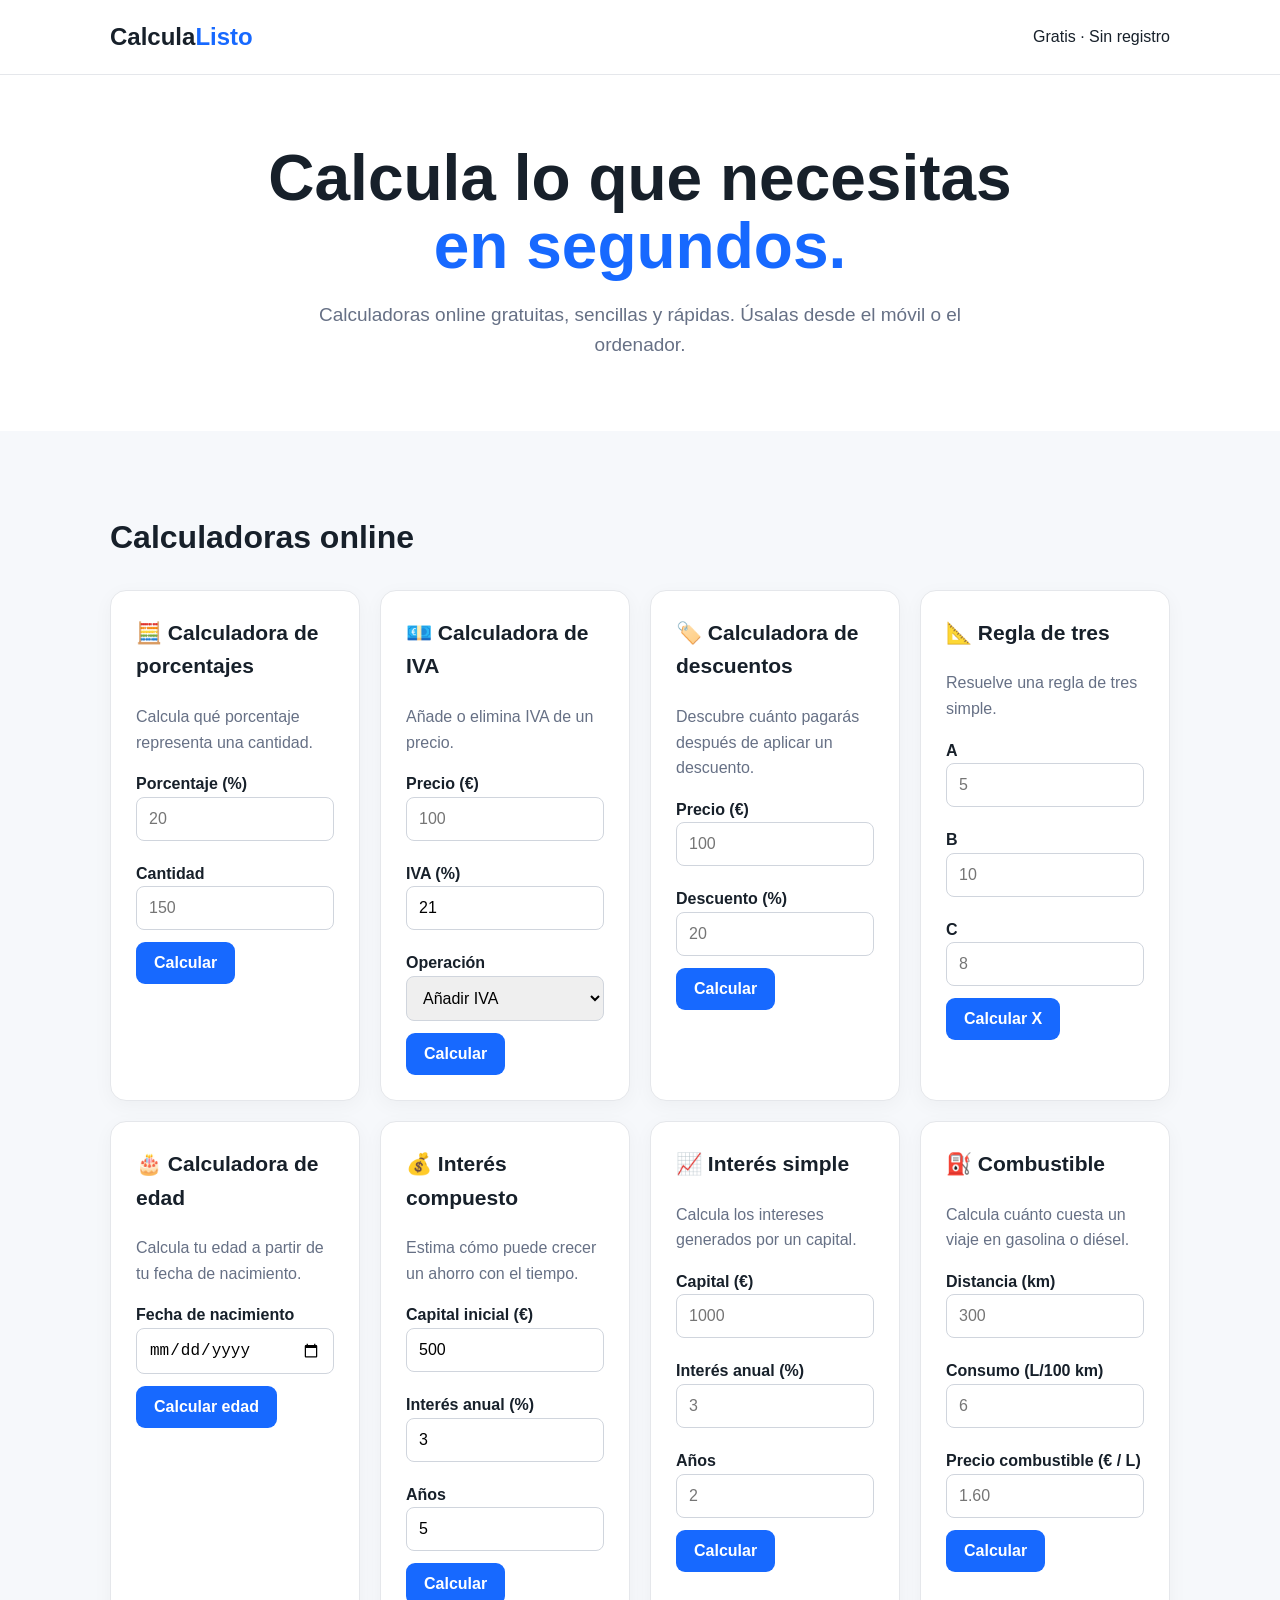
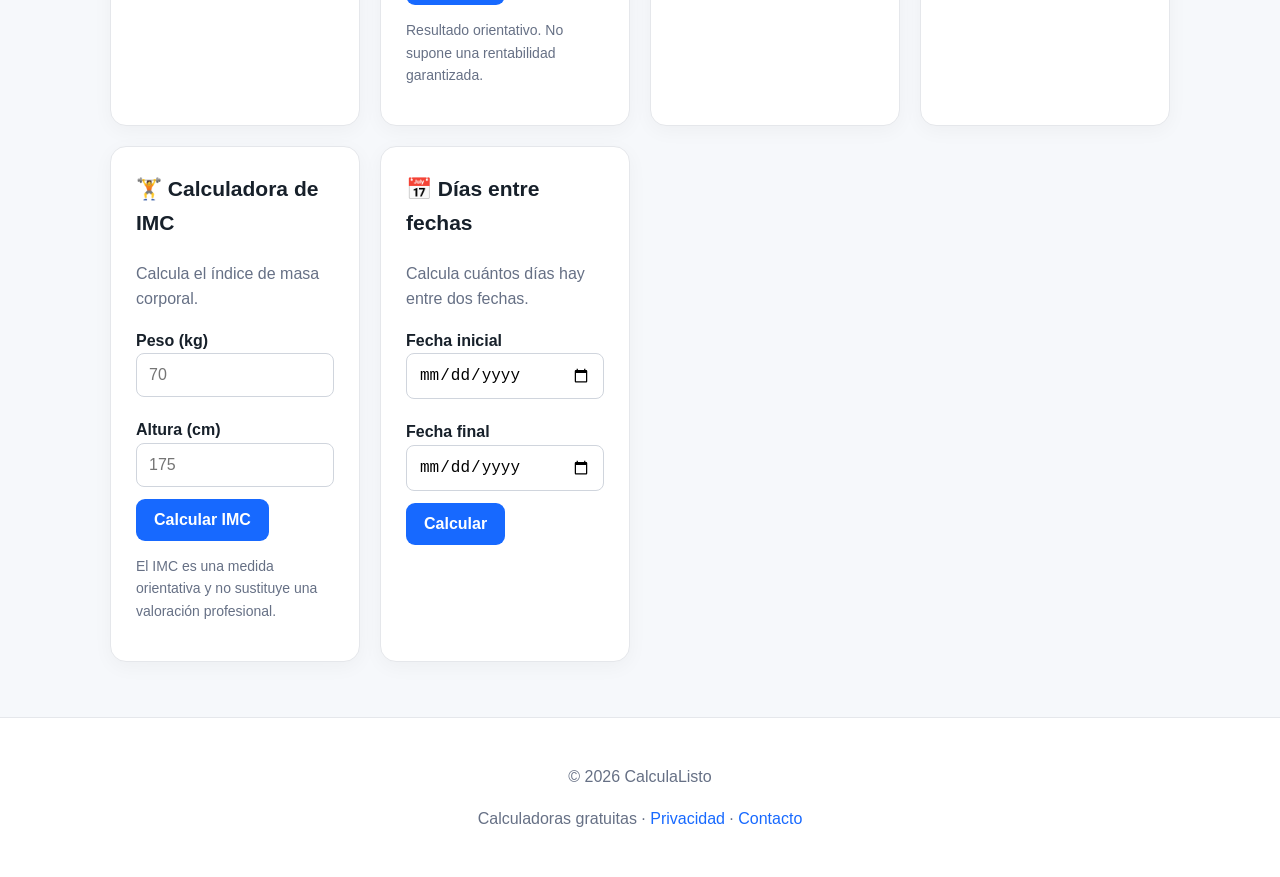
<file: index.html>
<!DOCTYPE html>
<html lang="es">
<head>
  <!-- Google tag (gtag.js) -->
<script async src="https://www.googletagmanager.com/gtag/js?id=G-GG8VCF73LH"></script>
<script>
  window.dataLayer = window.dataLayer || [];
  function gtag(){dataLayer.push(arguments);}
  gtag('js', new Date());

  gtag('config', 'G-GG8VCF73LH');
</script>
<meta charset="UTF-8">
<meta name="viewport" content="width=device-width, initial-scale=1.0">

<title>CalculaListo — Calculadoras online gratis</title>

<meta name="description" content="Calculadoras online gratis: porcentajes, IVA, descuentos, edad, IMC, combustible, interés compuesto y mucho más.">

<style>
*{box-sizing:border-box}

body{
margin:0;
font-family:Arial,sans-serif;
background:#f6f8fb;
color:#17202a;
line-height:1.6;
}

header{
background:white;
border-bottom:1px solid #e5e7eb;
position:sticky;
top:0;
z-index:10;
}

.nav{
max-width:1100px;
margin:auto;
padding:18px 20px;
display:flex;
justify-content:space-between;
align-items:center;
}

.logo{
font-size:24px;
font-weight:bold;
text-decoration:none;
color:#17202a;
}

.logo span{
color:#1769ff;
}

.hero{
background:white;
text-align:center;
padding:70px 20px;
}

.hero h1{
font-size:clamp(38px,7vw,64px);
line-height:1.05;
margin:0 0 20px;
}

.hero h1 span{
color:#1769ff;
}

.hero p{
max-width:650px;
margin:auto;
font-size:19px;
color:#667085;
}

.container{
max-width:1100px;
margin:auto;
padding:55px 20px;
}

h2{
font-size:32px;
}

.grid{
display:grid;
grid-template-columns:repeat(auto-fit,minmax(250px,1fr));
gap:20px;
}

.card{
background:white;
border:1px solid #e5e7eb;
border-radius:16px;
padding:25px;
box-shadow:0 5px 20px rgba(0,0,0,.04);
}

.card h3{
margin-top:0;
font-size:21px;
}

.card p{
color:#667085;
min-height:50px;
}

button{
background:#1769ff;
color:white;
border:0;
border-radius:9px;
padding:12px 18px;
font-size:16px;
font-weight:bold;
cursor:pointer;
}

input,select{
width:100%;
padding:12px;
border:1px solid #d0d5dd;
border-radius:8px;
font-size:16px;
margin-bottom:12px;
}

label{
font-weight:bold;
display:block;
margin-top:8px;
}

.result{
display:none;
margin-top:18px;
background:#eef5ff;
border-radius:10px;
padding:16px;
font-size:18px;
font-weight:bold;
}

footer{
background:white;
border-top:1px solid #e5e7eb;
text-align:center;
padding:30px 20px;
color:#667085;
}

footer a{
color:#1769ff;
text-decoration:none;
}

.tool{
scroll-margin-top:90px;
}

.small{
font-size:14px;
color:#667085;
}

@media(max-width:600px){
.nav{
padding:15px;
}

.hero{
padding:55px 20px;
}

.container{
padding:40px 15px;
}
}
</style>
</head>

<body>

<header>

<div class="nav">

<a class="logo" href="#">
Calcula<span>Listo</span>
</a>

<span>Gratis · Sin registro</span>

</div>

</header>


<section class="hero">

<h1>
Calcula lo que necesitas<br>
<span>en segundos.</span>
</h1>

<p>
Calculadoras online gratuitas, sencillas y rápidas.
Úsalas desde el móvil o el ordenador.
</p>

</section>


<main class="container">

<h2>Calculadoras online</h2>

<div class="grid">


<!-- PORCENTAJES -->

<div class="card tool">

<h3>🧮 Calculadora de porcentajes</h3>

<p>Calcula qué porcentaje representa una cantidad.</p>

<label>Porcentaje (%)</label>
<input id="porcentaje" type="number" placeholder="20">

<label>Cantidad</label>
<input id="cantidad" type="number" placeholder="150">

<button onclick="porcentajeCalc()">Calcular</button>

<div id="resultadoPorcentaje" class="result"></div>

</div>


<!-- IVA -->

<div class="card tool">

<h3>💶 Calculadora de IVA</h3>

<p>Añade o elimina IVA de un precio.</p>

<label>Precio (€)</label>
<input id="precioIVA" type="number" placeholder="100">

<label>IVA (%)</label>
<input id="tipoIVA" type="number" value="21">

<label>Operación</label>

<select id="operacionIVA">

<option value="añadir">
Añadir IVA
</option>

<option value="quitar">
Quitar IVA
</option>

</select>

<button onclick="ivaCalc()">Calcular</button>

<div id="resultadoIVA" class="result"></div>

</div>


<!-- DESCUENTO -->

<div class="card tool">

<h3>🏷️ Calculadora de descuentos</h3>

<p>Descubre cuánto pagarás después de aplicar un descuento.</p>

<label>Precio (€)</label>
<input id="precioDescuento" type="number" placeholder="100">

<label>Descuento (%)</label>
<input id="descuento" type="number" placeholder="20">

<button onclick="descuentoCalc()">Calcular</button>

<div id="resultadoDescuento" class="result"></div>

</div>


<!-- REGLA DE TRES -->

<div class="card tool">

<h3>📐 Regla de tres</h3>

<p>Resuelve una regla de tres simple.</p>

<label>A</label>
<input id="reglaA" type="number" placeholder="5">

<label>B</label>
<input id="reglaB" type="number" placeholder="10">

<label>C</label>
<input id="reglaC" type="number" placeholder="8">

<button onclick="reglaCalc()">Calcular X</button>

<div id="resultadoRegla" class="result"></div>

</div>


<!-- EDAD -->

<div class="card tool">

<h3>🎂 Calculadora de edad</h3>

<p>Calcula tu edad a partir de tu fecha de nacimiento.</p>

<label>Fecha de nacimiento</label>

<input id="fechaNacimiento" type="date">

<button onclick="edadCalc()">Calcular edad</button>

<div id="resultadoEdad" class="result"></div>

</div>


<!-- INTERÉS COMPUESTO -->

<div class="card tool">

<h3>💰 Interés compuesto</h3>

<p>Estima cómo puede crecer un ahorro con el tiempo.</p>

<label>Capital inicial (€)</label>
<input id="capital" type="number" value="500">

<label>Interés anual (%)</label>
<input id="interes" type="number" value="3">

<label>Años</label>
<input id="anos" type="number" value="5">

<button onclick="interesCalc()">Calcular</button>

<div id="resultadoInteres" class="result"></div>

<p class="small">
Resultado orientativo. No supone una rentabilidad garantizada.
</p>

</div>


<!-- INTERÉS SIMPLE -->

<div class="card tool">

<h3>📈 Interés simple</h3>

<p>Calcula los intereses generados por un capital.</p>

<label>Capital (€)</label>
<input id="capitalSimple" type="number" placeholder="1000">

<label>Interés anual (%)</label>
<input id="interesSimple" type="number" placeholder="3">

<label>Años</label>
<input id="anosSimple" type="number" placeholder="2">

<button onclick="simpleCalc()">Calcular</button>

<div id="resultadoSimple" class="result"></div>

</div>


<!-- COMBUSTIBLE -->

<div class="card tool">

<h3>⛽ Combustible</h3>

<p>Calcula cuánto cuesta un viaje en gasolina o diésel.</p>

<label>Distancia (km)</label>
<input id="distancia" type="number" placeholder="300">

<label>Consumo (L/100 km)</label>
<input id="consumo" type="number" placeholder="6">

<label>Precio combustible (€ / L)</label>
<input id="precioCombustible" type="number" placeholder="1.60">

<button onclick="combustibleCalc()">Calcular</button>

<div id="resultadoCombustible" class="result"></div>

</div>


<!-- IMC -->

<div class="card tool">

<h3>🏋️ Calculadora de IMC</h3>

<p>Calcula el índice de masa corporal.</p>

<label>Peso (kg)</label>
<input id="peso" type="number" placeholder="70">

<label>Altura (cm)</label>
<input id="altura" type="number" placeholder="175">

<button onclick="imcCalc()">Calcular IMC</button>

<div id="resultadoIMC" class="result"></div>

<p class="small">
El IMC es una medida orientativa y no sustituye una valoración profesional.
</p>

</div>


<!-- DIAS -->

<div class="card tool">

<h3>📅 Días entre fechas</h3>

<p>Calcula cuántos días hay entre dos fechas.</p>

<label>Fecha inicial</label>
<input id="fecha1" type="date">

<label>Fecha final</label>
<input id="fecha2" type="date">

<button onclick="diasCalc()">Calcular</button>

<div id="resultadoDias" class="result"></div>

</div>


</div>

</main>


<footer>

<p>
© 2026 CalculaListo
</p>

<p>
Calculadoras gratuitas ·
<a href="#">Privacidad</a> ·
<a href="#">Contacto</a>
</p>

</footer>


<script>


function numero(id){

return parseFloat(
document.getElementById(id).value
);

}


function dinero(numero){

return numero.toLocaleString(
'es-ES',
{
style:'currency',
currency:'EUR',
maximumFractionDigits:2
}
);


}


/* PORCENTAJE */

function porcentajeCalc(){

let p=numero('porcentaje');
let c=numero('cantidad');

let resultado=p*c/100;

mostrar(
'resultadoPorcentaje',
p+'% de '+c+' = '+resultado
);

}


/* IVA */

function ivaCalc(){

let precio=numero('precioIVA');
let iva=numero('tipoIVA')/100;

let operacion=
document.getElementById('operacionIVA').value;

let base;
let impuesto;
let total;

if(operacion==='añadir'){

base=precio;
impuesto=precio*iva;
total=precio+impuesto;

}else{

total=precio;
base=precio/(1+iva);
impuesto=precio-base;

}

mostrar(
'resultadoIVA',
'Base: '+dinero(base)+
'<br>IVA: '+dinero(impuesto)+
'<br>Total: '+dinero(total)
);

}


/* DESCUENTO */

function descuentoCalc(){

let precio=numero('precioDescuento');
let descuento=numero('descuento');

let ahorro=
precio*descuento/100;

let final=
precio-ahorro;

mostrar(
'resultadoDescuento',
'Ahorras: '+dinero(ahorro)+
'<br>Precio final: '+dinero(final)
);

}


/* REGLA DE TRES */

function reglaCalc(){

let a=numero('reglaA');
let b=numero('reglaB');
let c=numero('reglaC');

if(a===0){

mostrar(
'resultadoRegla',
'El valor A no puede ser 0.'
);

return;

}

let x=b*c/a;

mostrar(
'resultadoRegla',
'X = '+x
);

}


/* EDAD */

function edadCalc(){

let fecha=
document.getElementById(
'fechaNacimiento'
).value;

if(!fecha)return;

let nacimiento=
new Date(fecha+'T00:00:00');

let hoy=
new Date();

let edad=
hoy.getFullYear()-
nacimiento.getFullYear();

let mes=
hoy.getMonth()-
nacimiento.getMonth();

if(
mes<0 ||
(
mes===0 &&
hoy.getDate()<nacimiento.getDate()
)
){

edad--;

}

mostrar(
'resultadoEdad',
'Tienes aproximadamente '+edad+' años.'
);

}


/* INTERÉS COMPUESTO */

function interesCalc(){

let capital=numero('capital');

let interes=
numero('interes')/100;

let anos=
numero('anos');

let total=
capital*
Math.pow(
1+interes,
anos
);

let ganancia=
total-capital;

mostrar(
'resultadoInteres',
'Capital final: '+dinero(total)+
'<br>Ganancia estimada: '+dinero(ganancia)
);

}


/* INTERÉS SIMPLE */

function simpleCalc(){

let capital=
numero('capitalSimple');

let interes=
numero('interesSimple')/100;

let anos=
numero('anosSimple');

let ganancia=
capital*interes*anos;

let total=
capital+ganancia;

mostrar(
'resultadoSimple',
'Intereses: '+dinero(ganancia)+
'<br>Total: '+dinero(total)
);

}


/* COMBUSTIBLE */

function combustibleCalc(){

let distancia=
numero('distancia');

let consumo=
numero('consumo');

let precio=
numero('precioCombustible');

let litros=
distancia*consumo/100;

let coste=
litros*precio;

mostrar(
'resultadoCombustible',
'Combustible necesario: '+
litros.toFixed(2)+' L'+
'<br>Coste aproximado: '+
dinero(coste)
);

}


/* IMC */

function imcCalc(){

let peso=
numero('peso');

let altura=
numero('altura')/100;

if(altura<=0)return;

let imc=
peso/(altura*altura);

mostrar(
'resultadoIMC',
'Tu IMC es '+imc.toFixed(2)
);

}


/* DÍAS */

function diasCalc(){

let f1=
new Date(
document.getElementById('fecha1').value
);

let f2=
new Date(
document.getElementById('fecha2').value
);

if(
isNaN(f1) ||
isNaN(f2)
)return;

let diferencia=
Math.abs(f2-f1);

let dias=
Math.round(
diferencia/
(1000*60*60*24)
);

mostrar(
'resultadoDias',
'Hay '+dias+' días entre las fechas.'
);

}


/* MOSTRAR RESULTADO */

function mostrar(id,texto){

let elemento=
document.getElementById(id);

elemento.innerHTML=texto;

elemento.style.display='block';

}


</script>

</body>
</html>
</file>
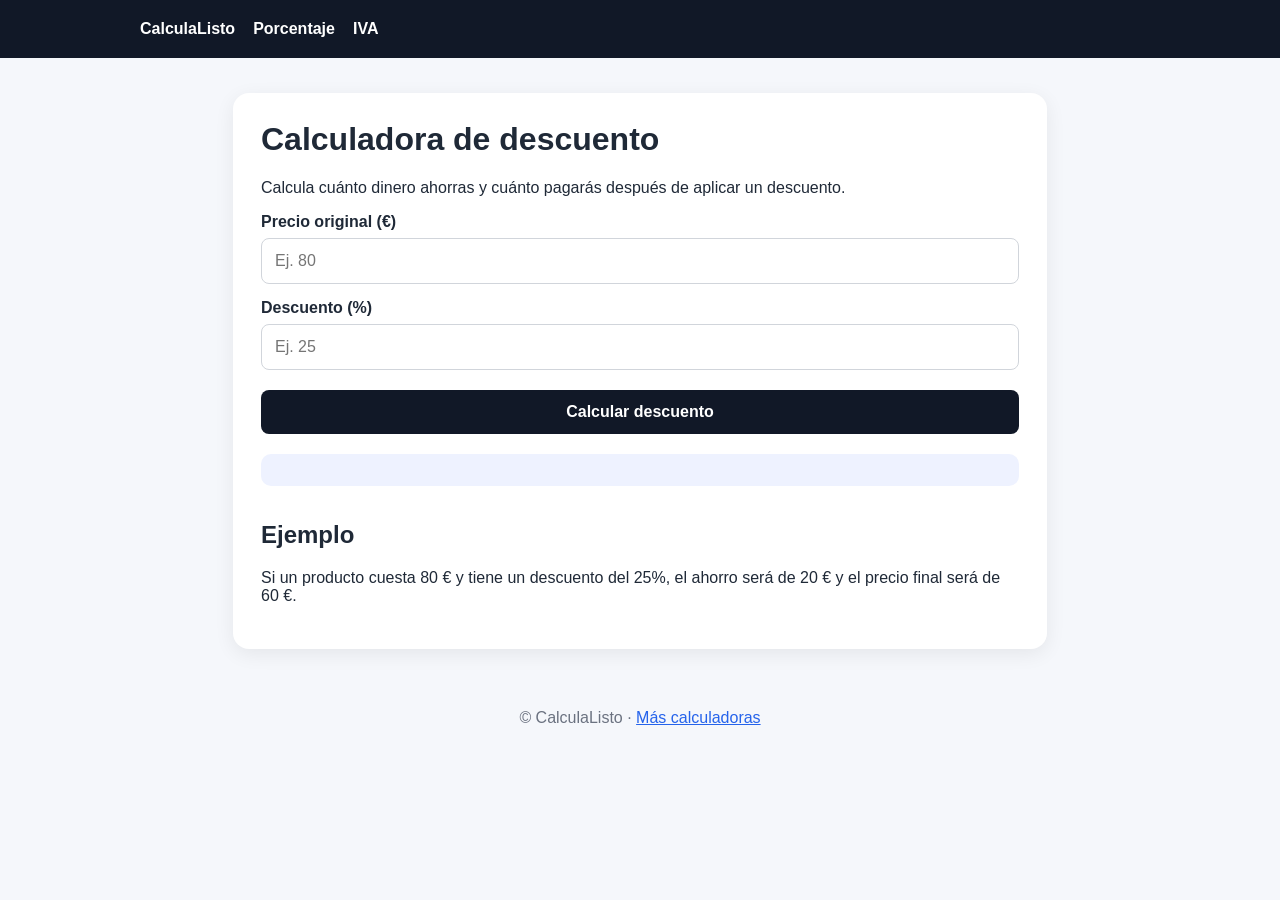
<file: calculadora-descuento.html>
<!DOCTYPE html>
<html lang="es">
<head>
<meta charset="UTF-8">
<meta name="viewport" content="width=device-width, initial-scale=1.0">

<title>Calculadora de Descuento | CalculaListo</title>

<meta name="description" content="Calculadora de descuentos online. Descubre cuánto ahorras y cuál es el precio final de un producto.">

<link rel="stylesheet" href="style.css">

<script async src="https://www.googletagmanager.com/gtag/js?id=G-GG8VCF73LH"></script>
<script>
window.dataLayer=window.dataLayer||[];
function gtag(){dataLayer.push(arguments);}
gtag('js',new Date());
gtag('config','G-GG8VCF73LH');
</script>
</head>

<body>

<header>
<nav>
<a href="index.html">CalculaListo</a>
<a href="calculadora-porcentaje.html">Porcentaje</a>
<a href="calculadora-iva.html">IVA</a>
</nav>
</header>

<div class="container">

<div class="card">

<h1>Calculadora de descuento</h1>

<p>Calcula cuánto dinero ahorras y cuánto pagarás después de aplicar un descuento.</p>

<label>Precio original (€)</label>
<input id="precio" type="number" step="any" placeholder="Ej. 80">

<label>Descuento (%)</label>
<input id="descuento" type="number" step="any" placeholder="Ej. 25">

<button onclick="calcular()">Calcular descuento</button>

<div id="resultado" class="resultado"></div>

<h2>Ejemplo</h2>

<p>
Si un producto cuesta 80 € y tiene un descuento del 25%, el ahorro será de 20 € y el precio final será de 60 €.
</p>

</div>

</div>

<footer>
© CalculaListo · <a href="index.html">Más calculadoras</a>
</footer>

<script>
function calcular() {

const precio = Number(document.getElementById("precio").value);
const descuento = Number(document.getElementById("descuento").value);

if (!Number.isFinite(precio) || !Number.isFinite(descuento)) {
document.getElementById("resultado").textContent = "Introduce los valores.";
return;
}

const ahorro = precio * descuento / 100;
const final = precio - ahorro;

document.getElementById("resultado").textContent =
"Ahorro: " + ahorro.toFixed(2) +
" € · Precio final: " + final.toFixed(2) + " €";
}
</script>

</body>
</html>
</file>
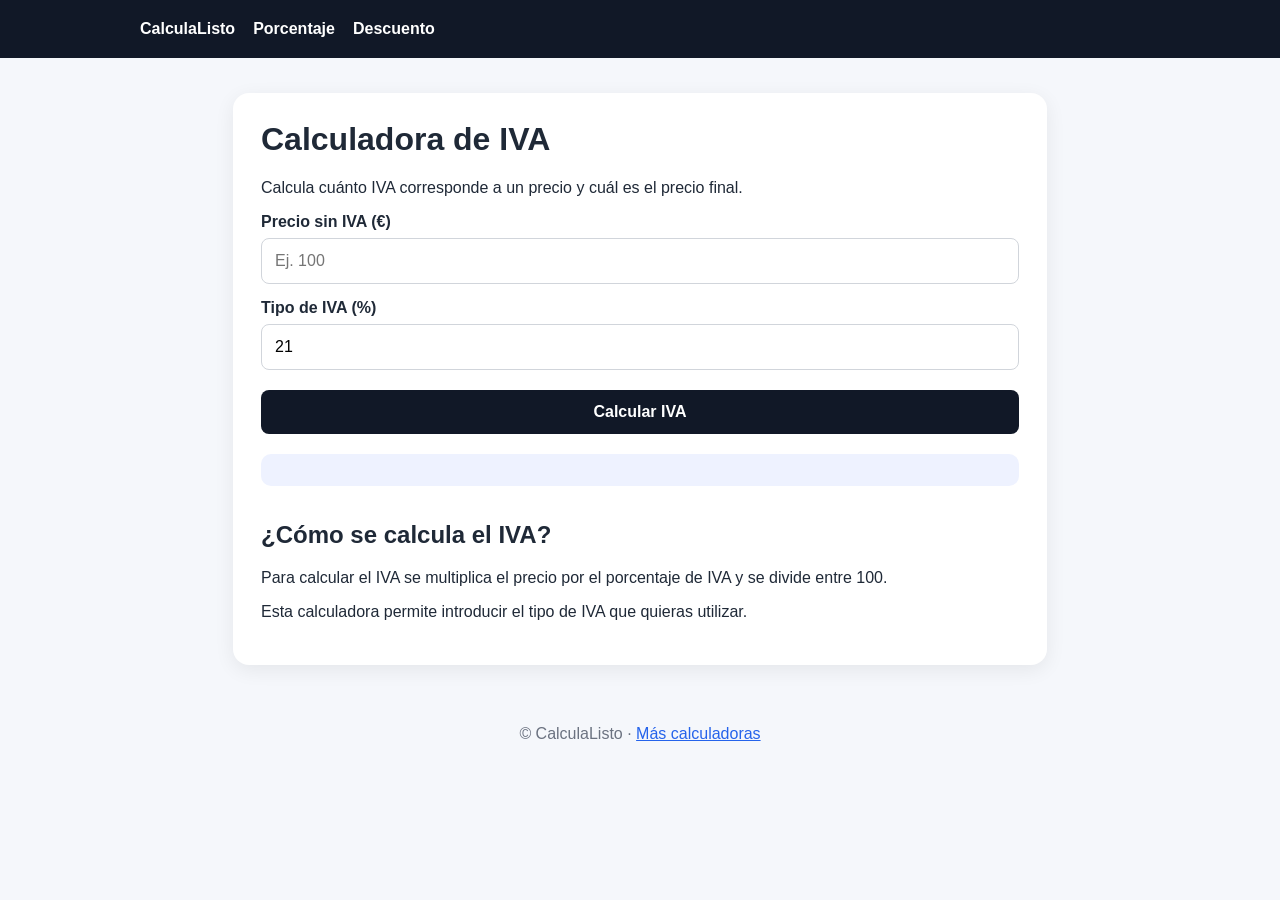
<file: calculadora-iva.html>
<!DOCTYPE html>
<html lang="es">
<head>
<meta charset="UTF-8">
<meta name="viewport" content="width=device-width, initial-scale=1.0">

<title>Calculadora de IVA | CalculaListo</title>

<meta name="description" content="Calculadora de IVA online gratis. Calcula el IVA y el precio final a partir de cualquier importe.">

<link rel="stylesheet" href="style.css">

<script async src="https://www.googletagmanager.com/gtag/js?id=G-GG8VCF73LH"></script>
<script>
window.dataLayer = window.dataLayer || [];
function gtag(){dataLayer.push(arguments);}
gtag('js', new Date());
gtag('config', 'G-GG8VCF73LH');
</script>
</head>

<body>

<header>
<nav>
<a href="index.html">CalculaListo</a>
<a href="calculadora-porcentaje.html">Porcentaje</a>
<a href="calculadora-descuento.html">Descuento</a>
</nav>
</header>

<div class="container">

<div class="card">

<h1>Calculadora de IVA</h1>

<p>Calcula cuánto IVA corresponde a un precio y cuál es el precio final.</p>

<label>Precio sin IVA (€)</label>
<input id="precio" type="number" step="any" placeholder="Ej. 100">

<label>Tipo de IVA (%)</label>
<input id="iva" type="number" step="any" value="21">

<button onclick="calcular()">Calcular IVA</button>

<div id="resultado" class="resultado"></div>

<h2>¿Cómo se calcula el IVA?</h2>

<p>
Para calcular el IVA se multiplica el precio por el porcentaje de IVA y se divide entre 100.
</p>

<p>
Esta calculadora permite introducir el tipo de IVA que quieras utilizar.
</p>

</div>

</div>

<footer>
© CalculaListo · <a href="index.html">Más calculadoras</a>
</footer>

<script>
function calcular() {

const precio = Number(document.getElementById("precio").value);
const iva = Number(document.getElementById("iva").value);

if (!Number.isFinite(precio) || !Number.isFinite(iva)) {
document.getElementById("resultado").textContent = "Introduce los valores.";
return;
}

const cantidadIVA = precio * iva / 100;
const total = precio + cantidadIVA;

document.getElementById("resultado").textContent =
"IVA: " + cantidadIVA.toFixed(2) +
" € · Precio final: " + total.toFixed(2) + " €";
}
</script>

</body>
</html>
</file>
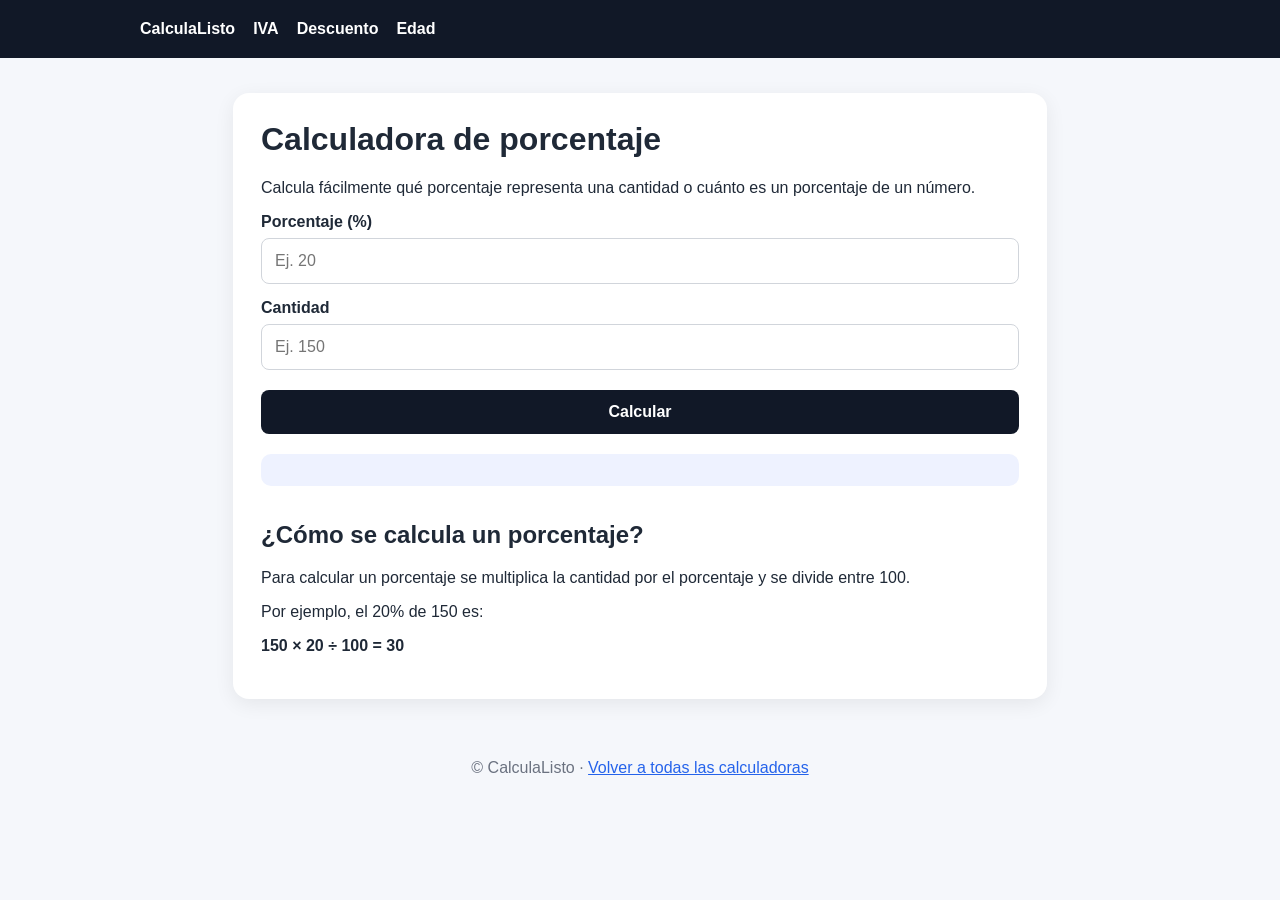
<file: calculadora-porcentaje.html>
<!DOCTYPE html>
<html lang="es">
<head>
<meta charset="UTF-8">
<meta name="viewport" content="width=device-width, initial-scale=1.0">

<title>Calculadora de Porcentaje | CalculaListo</title>

<meta name="description" content="Calculadora de porcentaje online gratis. Calcula rápidamente cualquier porcentaje de una cantidad.">

<link rel="stylesheet" href="style.css">

<script async src="https://www.googletagmanager.com/gtag/js?id=G-GG8VCF73LH"></script>
<script>
window.dataLayer = window.dataLayer || [];
function gtag(){dataLayer.push(arguments);}
gtag('js', new Date());
gtag('config', 'G-GG8VCF73LH');
</script>
</head>

<body>

<header>
<nav>
<a href="index.html">CalculaListo</a>
<a href="calculadora-iva.html">IVA</a>
<a href="calculadora-descuento.html">Descuento</a>
<a href="calculadora-edad.html">Edad</a>
</nav>
</header>

<div class="container">

<div class="card">

<h1>Calculadora de porcentaje</h1>

<p>
Calcula fácilmente qué porcentaje representa una cantidad o cuánto es un porcentaje de un número.
</p>

<label>Porcentaje (%)</label>
<input id="porcentaje" type="number" step="any" placeholder="Ej. 20">

<label>Cantidad</label>
<input id="cantidad" type="number" step="any" placeholder="Ej. 150">

<button onclick="calcular()">Calcular</button>

<div id="resultado" class="resultado"></div>

<h2>¿Cómo se calcula un porcentaje?</h2>

<p>
Para calcular un porcentaje se multiplica la cantidad por el porcentaje y se divide entre 100.
</p>

<p>
Por ejemplo, el 20% de 150 es:
</p>

<p><strong>150 × 20 ÷ 100 = 30</strong></p>

</div>

</div>

<footer>
© CalculaListo · <a href="index.html">Volver a todas las calculadoras</a>
</footer>

<script>
function calcular() {

const porcentaje = Number(document.getElementById("porcentaje").value);
const cantidad = Number(document.getElementById("cantidad").value);

if (!Number.isFinite(porcentaje) || !Number.isFinite(cantidad)) {
document.getElementById("resultado").textContent = "Introduce los dos valores.";
return;
}

const resultado = porcentaje * cantidad / 100;

document.getElementById("resultado").textContent =
porcentaje + "% de " + cantidad + " = " + resultado;
}
</script>

</body>
</html>
</file>
<file: style.css>
* {
  box-sizing: border-box;
}

body {
  margin: 0;
  font-family: Arial, sans-serif;
  background: #f5f7fb;
  color: #1f2937;
}

header {
  background: #111827;
  color: white;
  padding: 20px;
}

nav {
  max-width: 1000px;
  margin: auto;
  display: flex;
  gap: 18px;
  flex-wrap: wrap;
  align-items: center;
}

nav a {
  color: white;
  text-decoration: none;
  font-weight: bold;
}

.container {
  max-width: 850px;
  margin: 35px auto;
  padding: 0 18px;
}

.card {
  background: white;
  padding: 28px;
  border-radius: 16px;
  box-shadow: 0 5px 20px rgba(0,0,0,.07);
}

h1 {
  margin-top: 0;
  font-size: 32px;
}

h2 {
  margin-top: 35px;
}

label {
  display: block;
  font-weight: bold;
  margin: 15px 0 7px;
}

input {
  width: 100%;
  padding: 13px;
  border: 1px solid #d1d5db;
  border-radius: 8px;
  font-size: 16px;
}

button {
  width: 100%;
  padding: 13px;
  margin-top: 20px;
  background: #111827;
  color: white;
  border: 0;
  border-radius: 8px;
  font-size: 16px;
  font-weight: bold;
  cursor: pointer;
}

button:hover {
  opacity: .9;
}

.resultado {
  margin-top: 20px;
  padding: 16px;
  background: #eef2ff;
  border-radius: 10px;
  font-size: 18px;
  font-weight: bold;
}

.info {
  color: #6b7280;
  font-size: 14px;
}

footer {
  max-width: 850px;
  margin: 40px auto;
  padding: 20px;
  text-align: center;
  color: #6b7280;
}

footer a {
  color: #2563eb;
}

.enlaces {
  line-height: 2;
}
</file>
